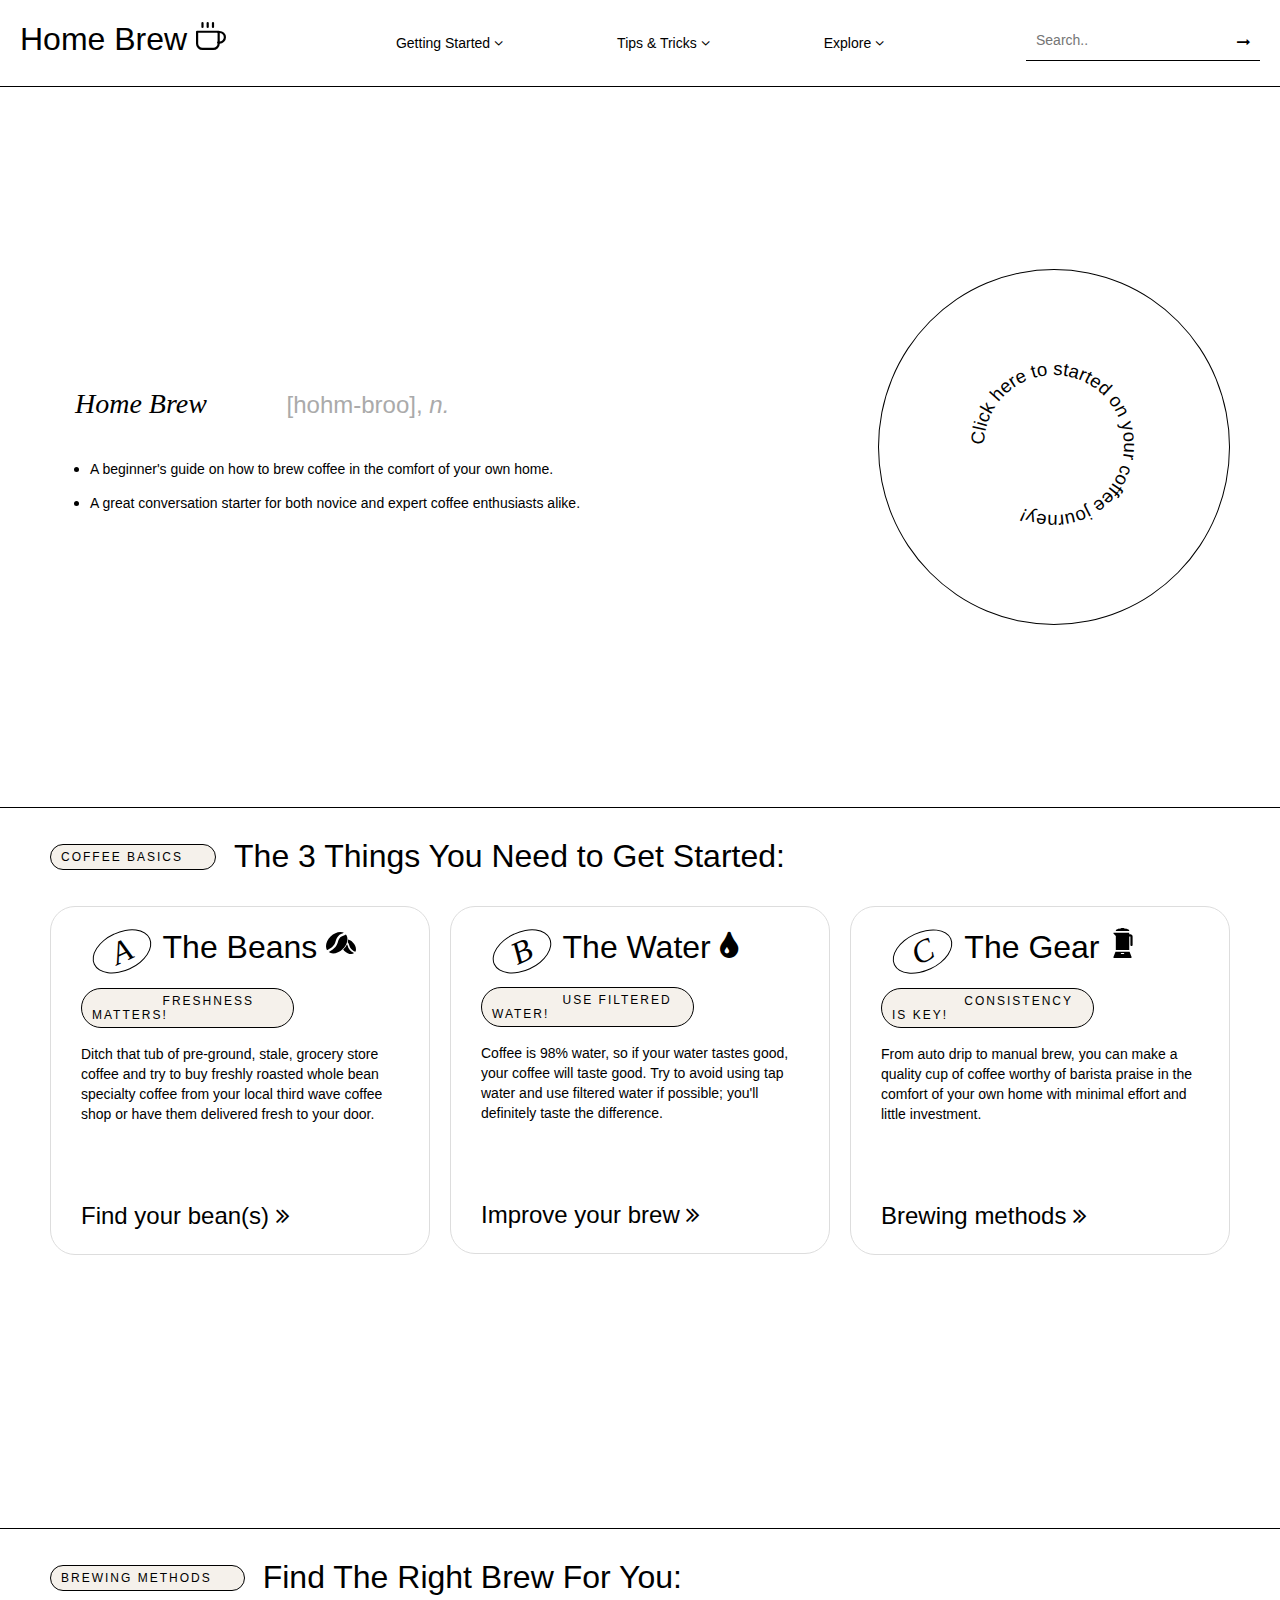
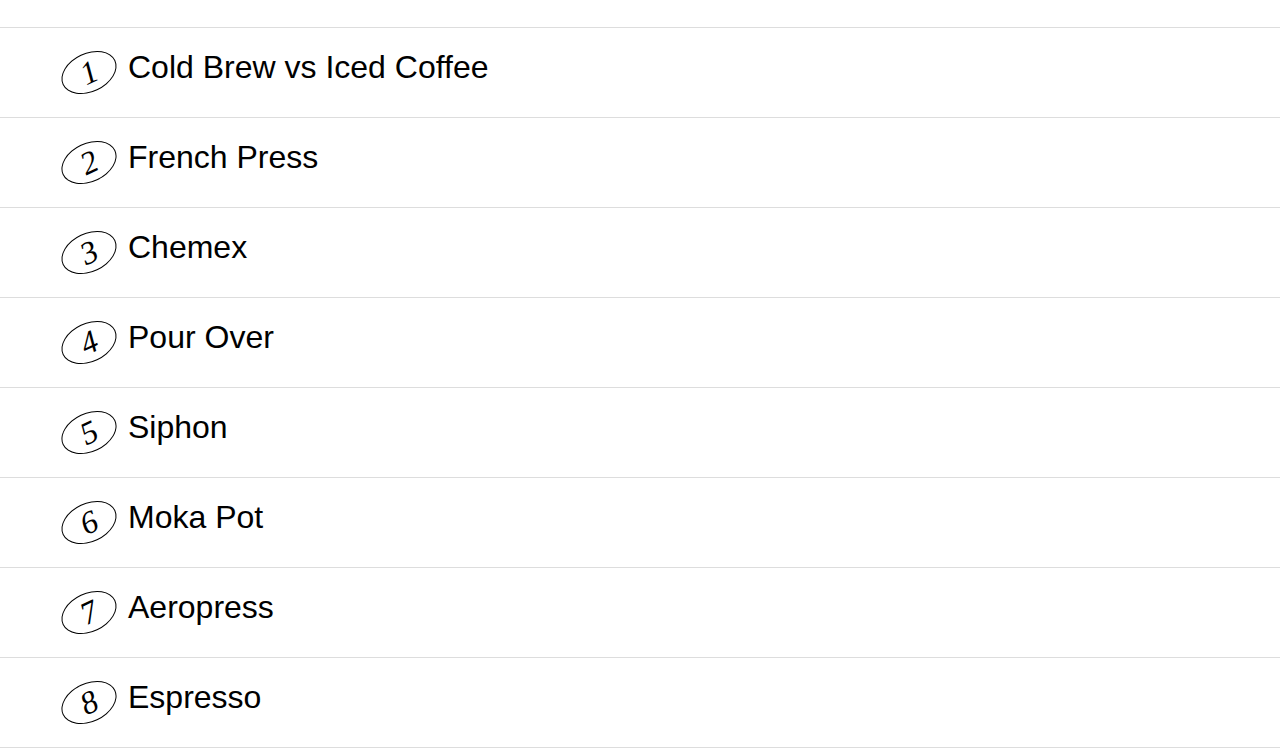
<file: index.html>
<!DOCTYPE html>
<html lang="en">
<head>
    <meta charset="UTF-8">
    <meta name="viewport" content="width=device-width, initial-scale=1.0">

    <link rel="stylesheet" href="https://cdnjs.cloudflare.com/ajax/libs/font-awesome/4.7.0/css/font-awesome.min.css">
    <link rel="stylesheet" href="css/style.css">

    <title>Home Brew</title>
</head>
<body>

<div id="navbar">
    <h1><a href="#home">Home Brew <img src="images/cup.svg"></a></h1>
    <div class="navigation">
        <div class="dropdown">
            <button class="dropbtn">Getting Started
            <i class="fa fa-angle-down" aria-hidden="true"></i>
            </button>
            <div class="dropdown-content">
                <a href="#">Coffee Basics</a>
                <a href="#">Brewing Guides</a>
            </div>
        </div> 

        <div class="dropdown">
            <button class="dropbtn">Tips & Tricks
            <i class="fa fa-angle-down" aria-hidden="true"></i>
            </button>
            <div class="dropdown-content">
                <a href="#">Perfecting Your Brew</a>
                <a href="#">Latte Art at Home</a>
            </div>
        </div> 

        <div class="dropdown">
            <button class="dropbtn">Explore
            <i class="fa fa-angle-down" aria-hidden="true"></i>
            </button>
            <div class="dropdown-content">
                <a href="#">Coffee Finder</a>
                <a href="#">Community Shop</a>
                <a href="#">Events</a>
                <a href="#">Blog</a>
            </div>
        </div> 
    </div>

    <div class="search">
        <form action="/action_page.php">
            <input type="text" placeholder="Search.." name="search">
            <button type="submit"><i class="fa fa-long-arrow-right" aria-hidden="true"></i></button>
        </form>
    </div>

    <div id="mydiv">
        <div id="mydivheader"></div>
        <div id="dropDown">
            <h3>Coffee Basics <i class="fa fa-angle-double-right" aria-hidden="true"></i></h3>
            <h3>Brewing Guides <i class="fa fa-angle-double-right" aria-hidden="true"></i></h3>
            <h3>Perfecting Your Brew <i class="fa fa-angle-double-right" aria-hidden="true"></i></h3>
            <h3>Latte Art at Home <i class="fa fa-angle-double-right" aria-hidden="true"></i></h3>
            <h3>Coffee Finder <i class="fa fa-angle-double-right" aria-hidden="true"></i></h3>
            <h3>Community Shop <i class="fa fa-angle-double-right" aria-hidden="true"></i></h3>
            <h3>Events <i class="fa fa-angle-double-right" aria-hidden="true"></i></h3>
            <h3>Blog <i class="fa fa-angle-double-right" aria-hidden="true"></i></h3>
        </div>
    </div>

    <!-- <div class="searchBar">
        <form action="#" id="searchForm">
        <h1>What are you looking for?</h1>
          <input class="w3-input w3-border" type="text" placeholder="Find something.." required name="Message">
          <button class="w3-button w3-black w3-section w3-right" type="submit"><i class="fa fa-search"></i></button>
        </form>
      </div> -->
</div>


<!-- Hero -->

<section id="hero">
    <div class="heroGrid">
        <div class="text1">
            <h2>Home Brew</h2>
        </div>

        <div class="text2">
            <h3>[hohm-broo], <i>n.</i></h3>
        </div>

        <div class="text3">
            <ul>
                <li><p>A beginner's guide on how to brew coffee in the comfort of your own home.</p></li>
                <li><p>A great conversation starter for both novice and expert coffee enthusiasts alike.</p></li>
            </ul>
        </div>

         <div class="circle">
            <svg version="1.1" xmlns="http://www.w3.org/2000/svg" xmlns:xlink="http://www.w3.org/1999/xlink" x="0px" y="0px" viewBox="0 0 300 300" enable-background="new 0 0 300 300" xml:space="preserve">
                <defs>
                    <path id="circlePath" d="M 150, 150 m -60, 0 a 60,60 0 0,1 120,0 a 60,60 0 0,1 -120,0 "/>
                </defs>
                <circle cx="150" cy="100" r="75" fill="none"/>
                <g>
                    <use xlink:href="#circlePath" fill="none"/>
                    <text fill="#000">
                        <textPath xlink:href="#circlePath">Click here to started on your coffee journey!</textPath>
                    </text>
                </g>
            </svg>
        </div>
    </div>
</section>

<!-- coffee basics -->

<section id="coffeeBasics">
    <div class="flexGrid1">
        <a href="#"><h4>COFFEE BASICS</h4></a>
        <h1>The 3 Things You Need to Get Started:</h1>
    </div>
    <div class="flexGrid2">
        <div class="beans">
            <span class="number">A</span> <h1>The Beans <img src="images/bean.svg"></h1> <h4>FRESHNESS MATTERS!</h4>
            <p>Ditch that tub of pre-ground, stale, grocery store coffee and try to buy freshly roasted whole bean specialty coffee from your local third wave coffee shop or have them delivered fresh to your door. 
            <br>
            <div class="basicsLinks"><a href="#"><h3>Find your bean(s) <i class="fa fa-angle-double-right" aria-hidden="true"></i></h3></a></div>
            </div>
        <div class="water">
            <span class="number">B</span> <h1>The Water <i class="fa fa-tint" aria-hidden="true"></i></h1>
            <h4>USE FILTERED WATER!</h4>
            <p>Coffee is 98% water, so if your water tastes good, your coffee will taste good. Try to avoid using tap water and use filtered water if possible; you'll definitely taste the difference.</p>
            <div class="basicsLinks"><a href="#"><h3>Improve your brew <i class="fa fa-angle-double-right" aria-hidden="true"></i></h3></a></div>
        </div>
        <div class="grind">
            <span class="number">C</span> <h1>The Gear <img src="images/gear.svg"></h1> <h4>CONSISTENCY IS KEY!</h4>
            <p>From auto drip to manual brew, you can make a quality cup of coffee worthy of barista praise in the comfort of your own home with minimal effort and little investment. </p>
            <div class="basicsLinks"><a href="#"><h3>Brewing methods <i class="fa fa-angle-double-right" aria-hidden="true"></i></h3></a></div>
        </div>
    </div>
</section>

<!-- Brewing guides -->

<section id="brewingGuides">
    <div class="flexGrid1">
        <a href="#"><h4>BREWING METHODS</h4></a>
        <h1>Find The Right Brew For You:</h1>
    </div>
    <div class="flexGrid3">
        <div class="flexLinks coldbrew">
            <a href="#"><span class="number">1</span> <h1>Cold Brew vs Iced Coffee</h1></a>
        </div>
        <div class="flexLinks frenchPress">
            <span class="number">2</span> <h1>French Press</h1>
        </div>
        <div class="flexLinks chemex">
            <span class="number">3</span><h1>Chemex</h1>
        </div>
        <div class="flexLinks pourover">
            <span class="number">4</span><h1>Pour Over</h1>
        </div>
        <div class="flexLinks siphon">
            <span class="number">5</span><h1>Siphon</h1>
        </div>
        <div class="flexLinks mokapot">
            <span class="number">6</span><h1>Moka Pot</h1>
        </div>
        <div class="flexLinks aeropress">
            <span class="number">7</span><h1>Aeropress</h1>
        </div>
        <div class="flexLinks espresso">
            <span class="number">8</span><h1>Espresso</h1>
        </div>
    </div>
</section>

<script src="https://ajax.googleapis.com/ajax/libs/jquery/3.5.1/jquery.min.js"></script>
<script src="js/index.js"></script>
</body>
</html>
</file>
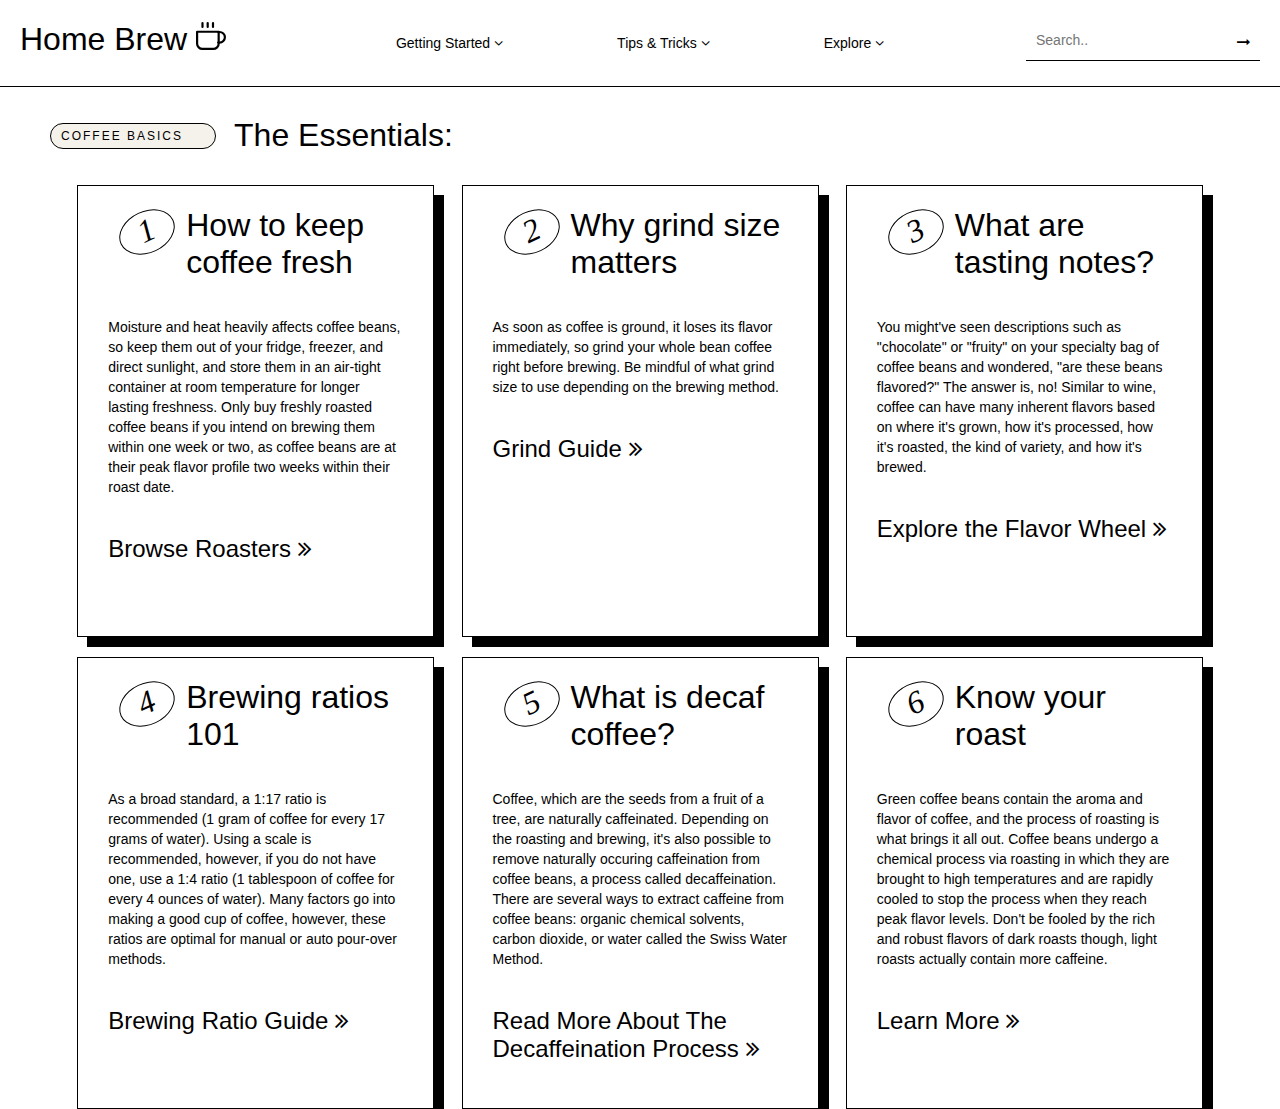
<file: basics.html>
<!DOCTYPE html>
<html lang="en">
<head>
    <meta charset="UTF-8">
    <meta name="viewport" content="width=device-width, initial-scale=1.0">

    <link rel="stylesheet" href="https://cdnjs.cloudflare.com/ajax/libs/font-awesome/4.7.0/css/font-awesome.min.css">
    <link rel="stylesheet" href="css/basics.css">

    <title>Home Brew</title>
</head>
<body>

<div id="navbar">
    <h1><a href="index.html">Home Brew <img src="images/cup.svg"></a></h1>
    <div class="navigation">
        <div class="dropdown">
            <button class="dropbtn">Getting Started
            <i class="fa fa-angle-down" aria-hidden="true"></i>
            </button>
            <div class="dropdown-content">
                <a href="basics.html">Coffee Basics</a>
                <a href="#">Brewing Guides</a>
            </div>
        </div> 

        <div class="dropdown">
            <button class="dropbtn">Tips & Tricks
            <i class="fa fa-angle-down" aria-hidden="true"></i>
            </button>
            <div class="dropdown-content">
                <a href="improve.html">Perfecting Your Brew</a>
                <a href="#">Latte Art at Home</a>
            </div>
        </div> 

        <div class="dropdown">
            <button class="dropbtn">Explore
            <i class="fa fa-angle-down" aria-hidden="true"></i>
            </button>
            <div class="dropdown-content">
                <a href="#">Coffee Finder</a>
                <a href="#">Community Shop</a>
                <a href="#">Events</a>
                <a href="#">Blog</a>
            </div>
        </div> 
    </div>

    <div class="search">
        <form action="/action_page.php">
            <input type="text" placeholder="Search.." name="search">
            <button type="submit"><i class="fa fa-long-arrow-right" aria-hidden="true"></i></button>
        </form>
    </div>

    <div id="mydiv">
        <div id="mydivheader"></div>
        <div id="dropDown">
            <a href="basics.html"><h3>Coffee Basics <i class="fa fa-angle-double-right" aria-hidden="true"></i></h3></a>
            <h3>Brewing Guides <i class="fa fa-angle-double-right" aria-hidden="true"></i></h3>
            <a href="improve.html"><h3>Perfecting Your Brew <i class="fa fa-angle-double-right" aria-hidden="true"></i></h3></a>
            <h3>Latte Art at Home <i class="fa fa-angle-double-right" aria-hidden="true"></i></h3>
            <h3>Coffee Finder <i class="fa fa-angle-double-right" aria-hidden="true"></i></h3>
            <h3>Community Shop <i class="fa fa-angle-double-right" aria-hidden="true"></i></h3>
            <h3>Events <i class="fa fa-angle-double-right" aria-hidden="true"></i></h3>
            <h3>Blog <i class="fa fa-angle-double-right" aria-hidden="true"></i></h3>
        </div>
    </div>

</div>

<!-- coffee basics -->

<div class="flexGrid1">
        <a href="#"><h4>COFFEE BASICS</h4></a>
        <h1>The Essentials:</h1>
</div>

<section id="flexGrid2">
    <div class="card">
        <div class="flexTitle"><span class="number">1</span> <h1>How to keep coffee fresh</h1></div>
        <p>
        Moisture and heat heavily affects coffee beans, so keep them out of your fridge, freezer, and direct sunlight, and store them in an air-tight container at room temperature for longer lasting freshness. Only buy freshly roasted coffee beans if you intend on brewing them within one week or two, as coffee beans are at their peak flavor profile two weeks within their roast date.
        </p>
        <div class="basicsLinks"><h3><a href="https://www.homegrounds.co/coffee-grind-chart/" target="_blank">Browse Roasters <i class="fa fa-angle-double-right" aria-hidden="true"></i></a></h3></div>
    </div>
    <div class="card">
        <div class="flexTitle"><span class="number">2</span> <h1>Why grind size matters</h1></div>
        <p>As soon as coffee is ground, it loses its flavor immediately, so grind your whole bean coffee right before brewing. Be mindful of what grind size to use depending on the brewing method.</p>
        <div class="basicsLinks"><h3><a href="https://www.homegrounds.co/coffee-grind-chart/" target="_blank">Grind Guide <i class="fa fa-angle-double-right" aria-hidden="true"></i></a></h3></div>
    </div>
    <div class="card">
        <div class="flexTitle"><span class="number">3</span> <h1>What are tasting notes?</h1></div>
        <p>You might've seen descriptions such as "chocolate" or "fruity" on your specialty bag of coffee beans and wondered, "are these beans flavored?" The answer is, no! Similar to wine, coffee can have many inherent flavors based on where it's grown, how it's processed, how it's roasted, the kind of variety, and how it's brewed. </p>
        <div class="basicsLinks"><h3><a href="https://counterculturecoffee.com/learn/resource-center/coffee-tasters-flavor-wheel" target="_blank">Explore the Flavor Wheel <i class="fa fa-angle-double-right" aria-hidden="true"></i></a></h3></div>
    </div>
    <div class="card">
        <div class="flexTitle"><span class="number">4</span> <h1>Brewing ratios 101</h1></div>
        <p>As a broad standard, a 1:17 ratio is recommended (1 gram of coffee for every 17 grams of water). Using a scale is recommended, however, if you do not have one, use a 1:4 ratio (1 tablespoon of coffee for every 4 ounces of water). Many factors go into making a good cup of coffee, however, these ratios are optimal for manual or auto pour-over methods.</p>
        <div class="basicsLinks"><h3><a href="https://counterculturecoffee.com/blog/coffee-basics-brewing-ratios" target="_blank">Brewing Ratio Guide <i class="fa fa-angle-double-right" aria-hidden="true"></i></a></h3></div>
        <br>
    </div>
    <div class="card">
        <div class="flexTitle"><span class="number">5</span> <h1>What is decaf coffee?</h1></div>
        <p>Coffee, which are the seeds from a fruit of a tree, are naturally caffeinated. Depending on the roasting and brewing, it's also possible to remove naturally occuring caffeination from coffee beans, a process called decaffeination. There are several ways to extract caffeine from coffee beans: organic chemical solvents, carbon dioxide, or water called the Swiss Water Method.</p>
        <div class="basicsLinks"><h3><a href="https://counterculturecoffee.com/blog/coffee-basics-decaf-coffees-and-the-decaffeination-process" target="_blank">Read More About The Decaffeination Process <i class="fa fa-angle-double-right" aria-hidden="true"></i></a></h3></div>
    </div>
    <div class="card">
        <div class="flexTitle"><span class="number">6</span> <h1>Know your roast</h1></div>
        <p>Green coffee beans contain the aroma and flavor of coffee, and the process of roasting is what brings it all out. Coffee beans undergo a chemical process via roasting in which they are brought to high temperatures and are rapidly cooled to stop the process when they reach peak flavor levels. Don't be fooled by the rich and robust flavors of dark roasts though, light roasts actually contain more caffeine.</p>
        <div class="basicsLinks"><h3><a href="https://www.kickinghorsecoffee.com/en/blog/roasting-101" target="_blank">Learn More <i class="fa fa-angle-double-right" aria-hidden="true"></i></a></h3></div>
    </div>
</section>

<script src="https://ajax.googleapis.com/ajax/libs/jquery/3.5.1/jquery.min.js"></script>
<script src="js/index.js"></script>
</body>
</html>
</file>
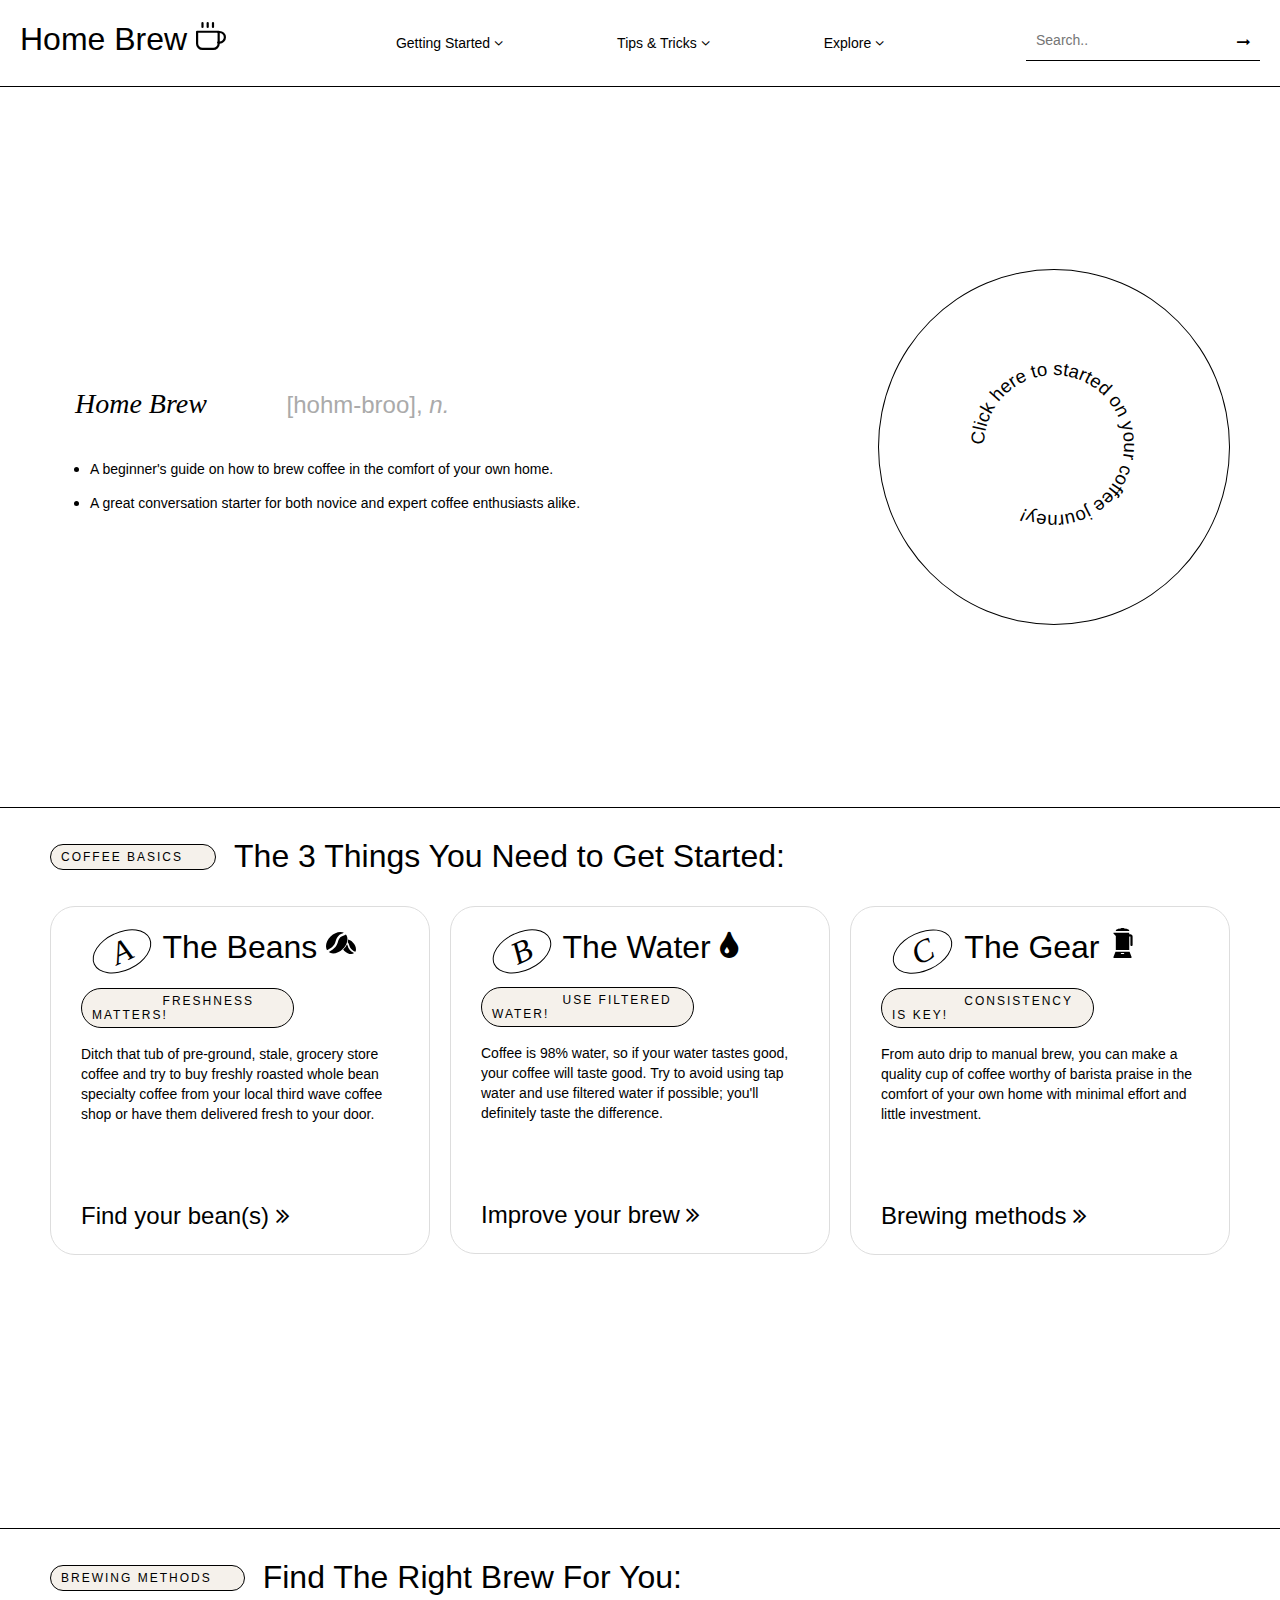
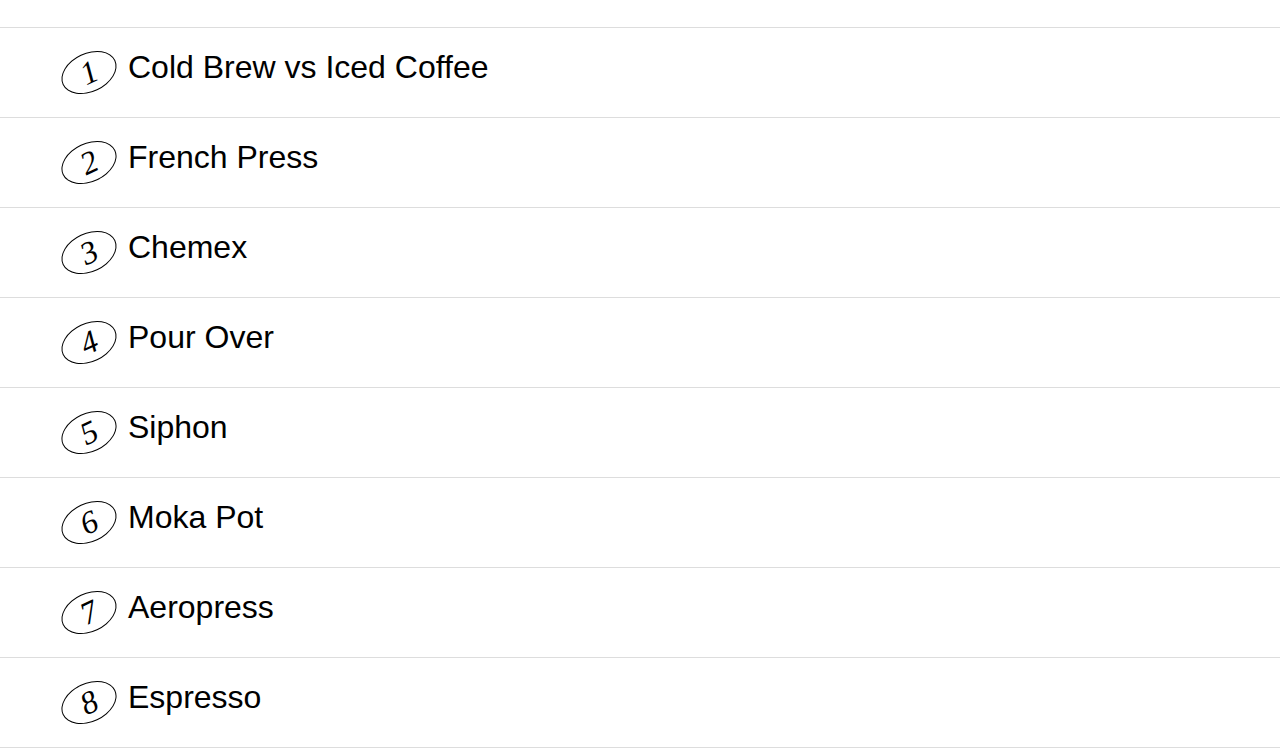
<file: find.html>
<!DOCTYPE html>
<html lang="en">
<head>
    <meta charset="UTF-8">
    <meta name="viewport" content="width=device-width, initial-scale=1.0">

    <link rel="stylesheet" href="https://cdnjs.cloudflare.com/ajax/libs/font-awesome/4.7.0/css/font-awesome.min.css">
    <link rel="stylesheet" href="css/style.css">

    <title>Home Brew</title>
</head>
<body>

<div id="navbar">
    <h1><a href="index.html">Home Brew <img src="images/cup.svg"></a></h1>
    <div class="navigation">
        <div class="dropdown">
            <button class="dropbtn">Getting Started
            <i class="fa fa-angle-down" aria-hidden="true"></i>
            </button>
            <div class="dropdown-content">
                <a href="basics.html">Coffee Basics</a>
                <a href="#">Brewing Guides</a>
            </div>
        </div> 

        <div class="dropdown">
            <button class="dropbtn">Tips & Tricks
            <i class="fa fa-angle-down" aria-hidden="true"></i>
            </button>
            <div class="dropdown-content">
                <a href="#">Perfecting Your Brew</a>
                <a href="#">Latte Art at Home</a>
            </div>
        </div> 

        <div class="dropdown">
            <button class="dropbtn">Explore
            <i class="fa fa-angle-down" aria-hidden="true"></i>
            </button>
            <div class="dropdown-content">
                <a href="#">Coffee Finder</a>
                <a href="#">Community Shop</a>
                <a href="#">Events</a>
                <a href="#">Blog</a>
            </div>
        </div> 
    </div>

    <div class="search">
        <form action="/action_page.php">
            <input type="text" placeholder="Search.." name="search">
            <button type="submit"><i class="fa fa-long-arrow-right" aria-hidden="true"></i></button>
        </form>
    </div>

    <div id="mydiv">
        <div id="mydivheader"></div>
        <div id="dropDown">
            <a href="basics.html"><h3>Coffee Basics <i class="fa fa-angle-double-right" aria-hidden="true"></i></h3></a>
            <h3>Brewing Guides <i class="fa fa-angle-double-right" aria-hidden="true"></i></h3>
            <h3>Perfecting Your Brew <i class="fa fa-angle-double-right" aria-hidden="true"></i></h3>
            <h3>Latte Art at Home <i class="fa fa-angle-double-right" aria-hidden="true"></i></h3>
            <h3>Coffee Finder <i class="fa fa-angle-double-right" aria-hidden="true"></i></h3>
            <h3>Community Shop <i class="fa fa-angle-double-right" aria-hidden="true"></i></h3>
            <h3>Events <i class="fa fa-angle-double-right" aria-hidden="true"></i></h3>
            <h3>Blog <i class="fa fa-angle-double-right" aria-hidden="true"></i></h3>
        </div>
    </div>

</div>


<!-- Hero -->

<section id="hero">
    <div class="heroGrid">
        <div class="text1">
            <h2>Home Brew</h2>
        </div>

        <div class="text2">
            <h3>[hohm-broo], <i>n.</i></h3>
        </div>

        <div class="text3">
            <ul>
                <li><p>A beginner's guide on how to brew coffee in the comfort of your own home.</p></li>
                <li><p>A great conversation starter for both novice and expert coffee enthusiasts alike.</p></li>
            </ul>
        </div>

         <div class="circle">
            <svg version="1.1" xmlns="http://www.w3.org/2000/svg" xmlns:xlink="http://www.w3.org/1999/xlink" x="0px" y="0px" viewBox="0 0 300 300" enable-background="new 0 0 300 300" xml:space="preserve">
                <defs>
                    <path id="circlePath" d="M 150, 150 m -60, 0 a 60,60 0 0,1 120,0 a 60,60 0 0,1 -120,0 "/>
                </defs>
                <circle cx="150" cy="100" r="75" fill="none"/>
                <g>
                    <use xlink:href="#circlePath" fill="none"/>
                    <text fill="#000">
                        <textPath xlink:href="#circlePath"><a href="#coffeeBasics">Click here to started on your coffee journey!</a></textPath>
                    </text>
                </g>
            </svg>
            </div>
    </div>
</section>

<!-- coffee basics -->

<section id="coffeeBasics">
    <div class="flexGrid1">
        <a href="#"><h4>COFFEE BASICS</h4></a>
        <h1>The 3 Things You Need to Get Started:</h1>
    </div>
    <div class="flexGrid2">
        <div class="beans">
            <span class="number">A</span> <h1>The Beans <img src="images/bean.svg"></h1> <h4>FRESHNESS MATTERS!</h4>
            <p>Ditch that tub of pre-ground, stale, grocery store coffee and try to buy freshly roasted whole bean specialty coffee from your local third wave coffee shop or have them delivered fresh to your door. 
            <br>
            <div class="basicsLinks"><a href="#"><h3>Find your bean(s) <i class="fa fa-angle-double-right" aria-hidden="true"></i></h3></a></div>
            </div>
        <div class="water">
            <span class="number">B</span> <h1>The Water <i class="fa fa-tint" aria-hidden="true"></i></h1>
            <h4>USE FILTERED WATER!</h4>
            <p>Coffee is 98% water, so if your water tastes good, your coffee will taste good. Try to avoid using tap water and use filtered water if possible; you'll definitely taste the difference.</p>
            <div class="basicsLinks"><a href="#"><h3>Improve your brew <i class="fa fa-angle-double-right" aria-hidden="true"></i></h3></a></div>
        </div>
        <div class="grind">
            <span class="number">C</span> <h1>The Gear <img src="images/gear.svg"></h1> <h4>CONSISTENCY IS KEY!</h4>
            <p>From auto drip to manual brew, you can make a quality cup of coffee worthy of barista praise in the comfort of your own home with minimal effort and little investment. </p>
            <div class="basicsLinks"><a href="#"><h3>Brewing methods <i class="fa fa-angle-double-right" aria-hidden="true"></i></h3></a></div>
        </div>
    </div>
</section>

<!-- Brewing guides -->

<section id="brewingGuides">
    <div class="flexGrid1">
        <a href="#"><h4>BREWING METHODS</h4></a>
        <h1>Find The Right Brew For You:</h1>
    </div>
    <div class="flexGrid3">
        <div class="flexLinks coldbrew">
            <a href="#"><span class="number">1</span> <h1>Cold Brew vs Iced Coffee</h1></a>
        </div>
        <div class="flexLinks frenchPress">
            <span class="number">2</span> <h1>French Press</h1>
        </div>
        <div class="flexLinks chemex">
            <span class="number">3</span><h1>Chemex</h1>
        </div>
        <div class="flexLinks pourover">
            <span class="number">4</span><h1>Pour Over</h1>
        </div>
        <div class="flexLinks siphon">
            <span class="number">5</span><h1>Siphon</h1>
        </div>
        <div class="flexLinks mokapot">
            <span class="number">6</span><h1>Moka Pot</h1>
        </div>
        <div class="flexLinks aeropress">
            <span class="number">7</span><h1>Aeropress</h1>
        </div>
        <div class="flexLinks espresso">
            <span class="number">8</span><h1>Espresso</h1>
        </div>
    </div>
</section>

<script src="https://ajax.googleapis.com/ajax/libs/jquery/3.5.1/jquery.min.js"></script>
<script src="js/index.js"></script>
</body>
</html>
</file>
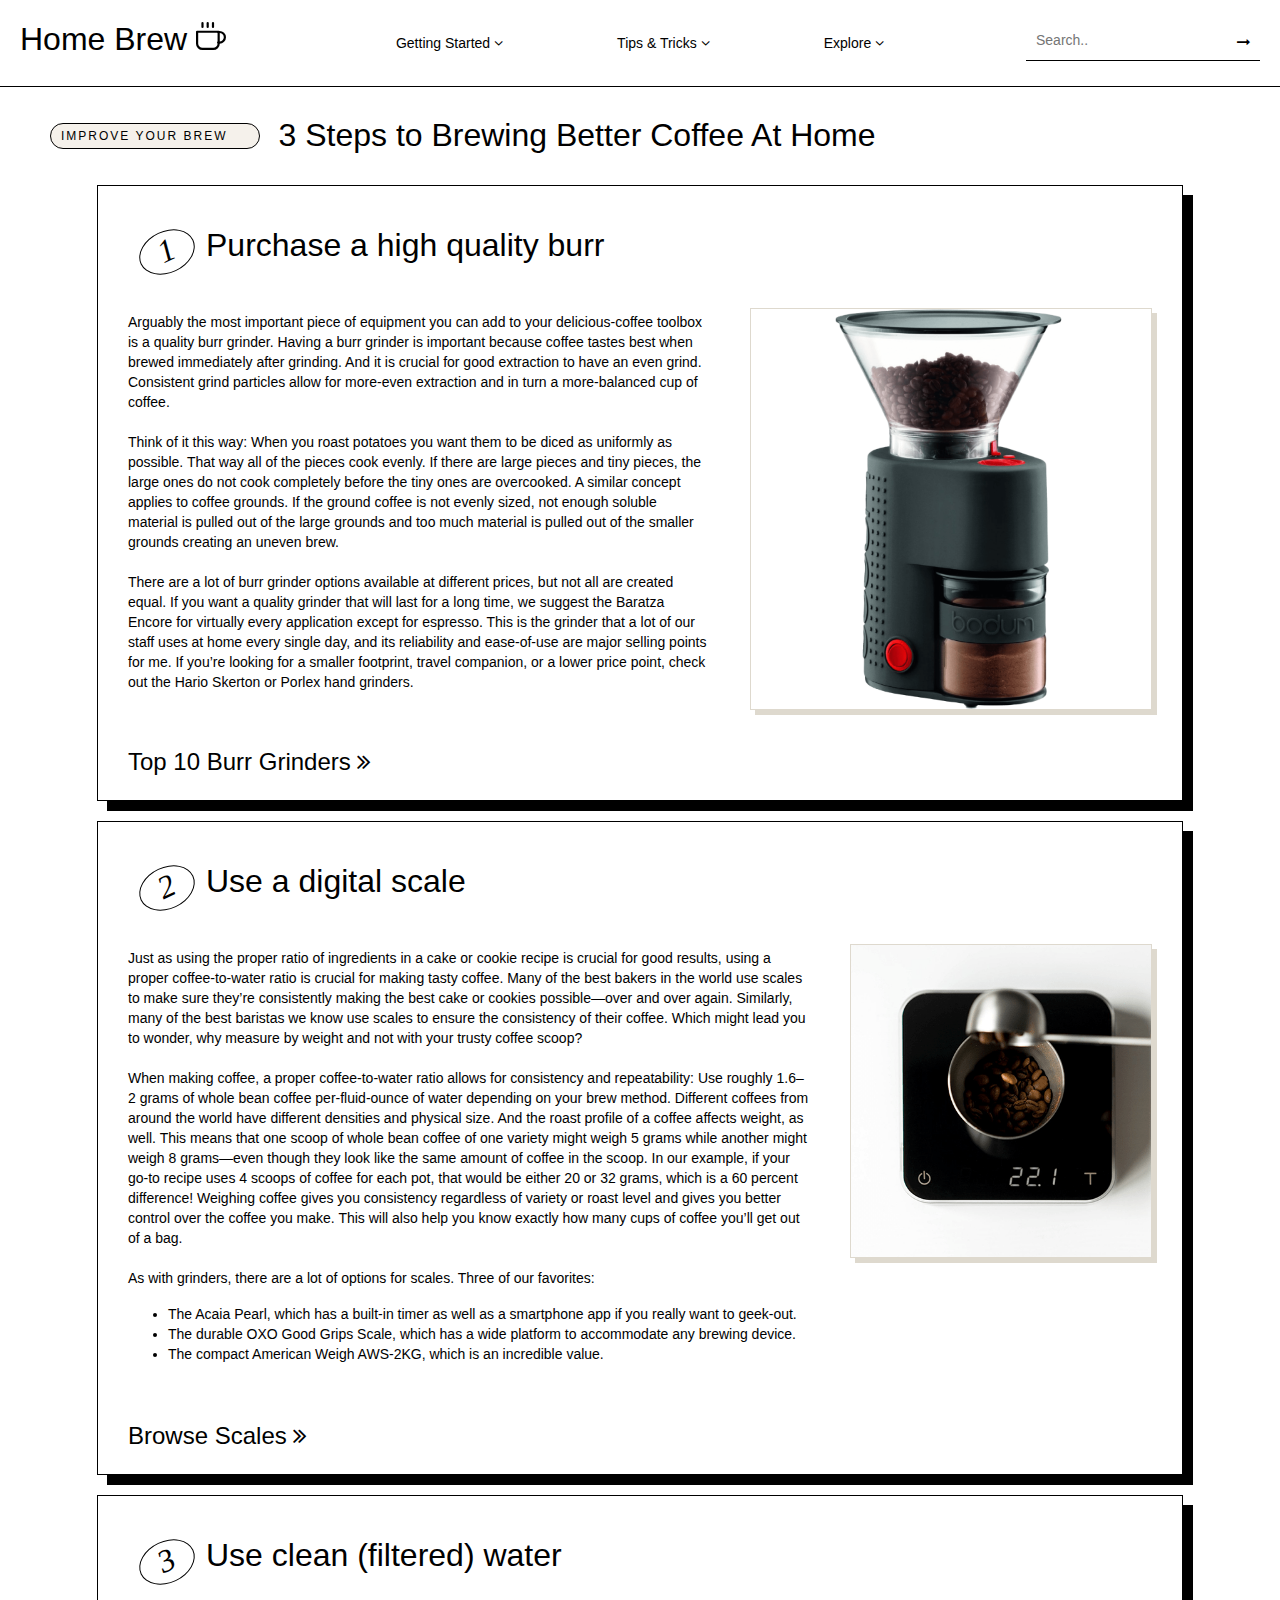
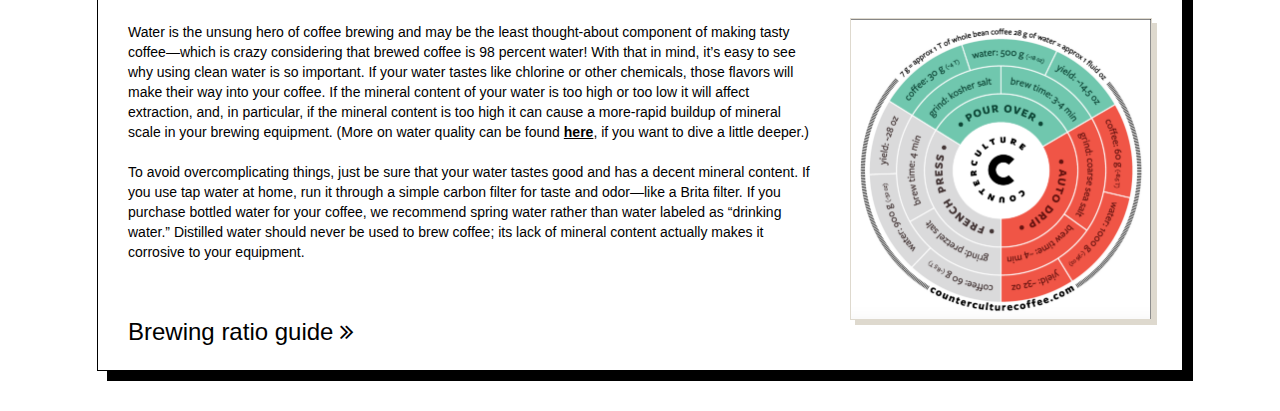
<file: improve.html>
<!DOCTYPE html>
<html lang="en">
<head>
    <meta charset="UTF-8">
    <meta name="viewport" content="width=device-width, initial-scale=1.0">

    <link rel="stylesheet" href="https://cdnjs.cloudflare.com/ajax/libs/font-awesome/4.7.0/css/font-awesome.min.css">
    <link rel="stylesheet" href="css/improve.css">

    <title>Home Brew</title>
</head>
<body>

<div id="navbar">
    <h1><a href="index.html">Home Brew <img src="images/cup.svg"></a></h1>
    <div class="navigation">
        <div class="dropdown">
            <button class="dropbtn">Getting Started
            <i class="fa fa-angle-down" aria-hidden="true"></i>
            </button>
            <div class="dropdown-content">
                <a href="basics.html">Coffee Basics</a>
                <a href="#">Brewing Guides</a>
            </div>
        </div> 

        <div class="dropdown">
            <button class="dropbtn">Tips & Tricks
            <i class="fa fa-angle-down" aria-hidden="true"></i>
            </button>
            <div class="dropdown-content">
                <a href="#">Perfecting Your Brew</a>
                <a href="#">Latte Art at Home</a>
            </div>
        </div> 

        <div class="dropdown">
            <button class="dropbtn">Explore
            <i class="fa fa-angle-down" aria-hidden="true"></i>
            </button>
            <div class="dropdown-content">
                <a href="#">Coffee Finder</a>
                <a href="#">Community Shop</a>
                <a href="#">Events</a>
                <a href="#">Blog</a>
            </div>
        </div> 
    </div>

    <div class="search">
        <form action="/action_page.php">
            <input type="text" placeholder="Search.." name="search">
            <button type="submit"><i class="fa fa-long-arrow-right" aria-hidden="true"></i></button>
        </form>
    </div>

    <div id="mydiv">
        <div id="mydivheader"></div>
        <div id="dropDown">
            <a href="basics.html"><h3>Coffee Basics <i class="fa fa-angle-double-right" aria-hidden="true"></i></h3></a>
            <h3>Brewing Guides <i class="fa fa-angle-double-right" aria-hidden="true"></i></h3>
            <h3>Perfecting Your Brew <i class="fa fa-angle-double-right" aria-hidden="true"></i></h3>
            <h3>Latte Art at Home <i class="fa fa-angle-double-right" aria-hidden="true"></i></h3>
            <h3>Coffee Finder <i class="fa fa-angle-double-right" aria-hidden="true"></i></h3>
            <h3>Community Shop <i class="fa fa-angle-double-right" aria-hidden="true"></i></h3>
            <h3>Events <i class="fa fa-angle-double-right" aria-hidden="true"></i></h3>
            <h3>Blog <i class="fa fa-angle-double-right" aria-hidden="true"></i></h3>
        </div>
    </div>

</div>

<div class="flexGrid1">
    <a href="#"><h4>IMPROVE YOUR BREW</h4></a>
    <h1>3 Steps to Brewing Better Coffee At Home</h1>
</div>

<div class="flexGrid2">
    <div class="card">
        <div class="flexTitle"><span class="number">1</span> <h1>Purchase a high quality burr</h1></div>
        <img src="images/grinder.png" alt="Bodum Burr Coffee Grinder" width="400">
        <p>Arguably the most important piece of equipment you can add to your delicious-coffee toolbox is a quality burr grinder. Having a burr grinder is important because coffee tastes best when brewed immediately after grinding. And it is crucial for good extraction to have an even grind. Consistent grind particles allow for more-even extraction and in turn a more-balanced cup of coffee.
        <br><br>
        Think of it this way: When you roast potatoes you want them to be diced as uniformly as possible. That way all of the pieces cook evenly. If there are large pieces and tiny pieces, the large ones do not cook completely before the tiny ones are overcooked. A similar concept applies to coffee grounds. If the ground coffee is not evenly sized, not enough soluble material is pulled out of the large grounds and too much material is pulled out of the smaller grounds creating an uneven brew.
        <br><br>
        There are a lot of burr grinder options available at different prices, but not all are created equal. If you want a quality grinder that will last for a long time, we suggest the Baratza Encore for virtually every application except for espresso. This is the grinder that a lot of our staff uses at home every single day, and its reliability and ease-of-use are major selling points for me. If you’re looking for a smaller footprint, travel companion, or a lower price point, check out the Hario Skerton or Porlex hand grinders.</p> 
        <br>
        <div class="basicsLinks"><a href="#"><h3>Top 10 Burr Grinders <i class="fa fa-angle-double-right" aria-hidden="true"></i></h3></a></div>
        </div>
    <div class="card">
        <div class="flexTitle"><span class="number">2</span> <h1>Use a digital scale</h1></div>
        <img src="images/scale.png" alt="Acaia Scale" width="300">
        <p>Just as using the proper ratio of ingredients in a cake or cookie recipe is crucial for good results, using a proper coffee-to-water ratio is crucial for making tasty coffee. Many of the best bakers in the world use scales to make sure they’re consistently making the best cake or cookies possible—over and over again. Similarly, many of the best baristas we know use scales to ensure the consistency of their coffee. Which might lead you to wonder, why measure by weight and not with your trusty coffee scoop?
        <br><br>
        When making coffee, a proper coffee-to-water ratio allows for consistency and repeatability: Use roughly 1.6–2 grams of whole bean coffee per-fluid-ounce of water depending on your brew method. Different coffees from around the world have different densities and physical size. And the roast profile of a coffee affects weight, as well. This means that one scoop of whole bean coffee of one variety might weigh 5 grams while another might weigh 8 grams—even though they look like the same amount of coffee in the scoop. In our example, if your go-to recipe uses 4 scoops of coffee for each pot, that would be either 20 or 32 grams, which is a 60 percent difference! Weighing coffee gives you consistency regardless of variety or roast level and gives you better control over the coffee you make. This will also help you know exactly how many cups of coffee you’ll get out of a bag.
        <br><br>
        As with grinders, there are a lot of options for scales. Three of our favorites:
        <ul>   
            <li>The Acaia Pearl, which has a built-in timer as well as a smartphone app if you really want to geek-out.</li>
            <li>The durable OXO Good Grips Scale, which has a wide platform to accommodate any brewing device.</li>
            <li>The compact American Weigh AWS-2KG, which is an incredible value.</li>
        </ul> 
        </p>
        <br>
        <div class="basicsLinks"><a href="#"><h3>Browse Scales <i class="fa fa-angle-double-right" aria-hidden="true"></i></h3></a></div>
    </div>
    <div class="card">
        <div class="flexTitle"><span class="number">3</span> <h1>Use clean (filtered) water</h1></div>
        <img src="images/ratio.png" alt="Coffee to water ratio" width="300">
        <p>Water is the unsung hero of coffee brewing and may be the least thought-about component of making tasty coffee—which is crazy considering that brewed coffee is 98 percent water! With that in mind, it’s easy to see why using clean water is so important. If your water tastes like chlorine or other chemicals, those flavors will make their way into your coffee. If the mineral content of your water is too high or too low it will affect extraction, and, in particular, if the mineral content is too high it can cause a more-rapid buildup of mineral scale in your brewing equipment. (More on water quality can be found <a href="https://www.youtube.com/watch?v=ZsZ-ux2bEp0" target="_blank">here</a>, if you want to dive a little deeper.)
        <br><br>
        To avoid overcomplicating things, just be sure that your water tastes good and has a decent mineral content. If you use tap water at home, run it through a simple carbon filter for taste and odor—like a Brita filter. If you purchase bottled water for your coffee, we recommend spring water rather than water labeled as “drinking water.” Distilled water should never be used to brew coffee; its lack of mineral content actually makes it corrosive to your equipment.</p>
        <br>
        <div class="basicsLinks"><a href="#"><h3>Brewing ratio guide <i class="fa fa-angle-double-right" aria-hidden="true"></i></h3></a></div>
    </div>
</div>

<script src="https://ajax.googleapis.com/ajax/libs/jquery/3.5.1/jquery.min.js"></script>
<script src="js/index.js"></script>
</body>
</html>
</file>
<file: css/style.css>
* {
    scroll-behavior: smooth !important;
}

body {
    font-family: "Helvetica Neue", Helvetica, Arial, sans-serif;
    cursor: crosshair;
    margin: 0 auto;
}

p {
    font-size: 14px;
    line-height: 20px;
}

h1 {
    font-weight: 400;
    font-size: 32px;
}

h2 {
    font-weight: 400;
    font-size: 28px;
    font-family: 'Times New Roman', Times, serif;
    font-style: italic;
}

h3 {
    font-weight: 300;
    font-size: 24px;
}

h4 {
    font-size: 12px;
    font-weight: 300;
    letter-spacing: 2px;
    border-radius: 25px;
    padding: 5px 10px;
    background: #f5f1eb;
    border: 1px solid black;
    width: 60%;
}

a {
    color: inherit;
    text-decoration: none;
}

a:hover {
    color: inherit;
    text-decoration: none;
    font-style: italic;
    font-weight: normal;
    font-family: 'Times New Roman', Times, serif;
    font-size: inherit;
    cursor: pointer;
}

/* navigation */

#navbar {
    overflow: hidden;
    display: flex;
    flex-direction: row;
    border-bottom: 1px solid black;
}

#navbar h1 {
    width: 25%;
    font-weight: 400;
    font-size: 32px;
    margin-left: 20px;
    position: sticky;
    position: -webkit-sticky;
}

h1 img {
    width: 30px;
}
  
#navbar a {
    color: black;
    text-decoration: none;
    cursor: pointer;
}

.navigation {
    display: flex;
    width: 60%;
    align-items: center;
    justify-content: space-evenly;}
  
.dropdown {
    float: left;
    overflow: hidden;
}
  
.dropdown .dropbtn {
    font-size: 14px;
    font-weight: 400;
    border: none;
    outline: none;
    color: black;
    padding: 35px 20px 35px 20px;
    background-color: inherit;
    font-family: inherit;
    margin: 0;
  }

.search {
    display: flex;
    justify-content: flex-end;
    align-items: center;
    width: 25%;
    margin-right: 20px;
}

#navbar input[type=text] {
    padding: 10px;
    font-size: 14px;
    border: none;
    border-bottom: 1px solid black !important;
    height: 20px;
  }
  
#navbar .search button {
    float: right;
    background: white;
    margin: 5px auto;
    border: none;
    border-bottom: 1px solid black;
    padding: 10px;
    cursor: pointer;
  }
  
#navbar .search button:hover {
    background: black;
    color: white;
}
  
.dropdown-content {
    font-size: 14px;
    display: none;
    position: absolute;
    background: white;
    border: 1px solid black;
    border-top: 1px solid white;
    min-width: 200px;
    z-index: 1;
  }
  
.dropdown-content a {
    float: none;
    padding: 12px 16px;
    text-decoration: none;
    border-bottom: 1px solid #ddd;
    padding: 20px;
    display: block;
    text-align: left;
  }
  
.dropdown-content a:hover {
    background-color: #ded9ce;
    font-family: 'Times New Roman', Times, serif;
    font-style: italic;
    font-weight: normal !important;
  }
  
.dropdown:hover .dropdown-content {
    display: block;
  }

#mydiv {
    position: fixed;
    right: 20px;
    z-index: 1;
    margin: 20px;
    border: none;
    display: none;
}

#mydivheader {
    padding: 5px;
    cursor: pointer;
    border-radius: 50%;
    width: 25px;
    height: 25px;
    background: #000000;
    text-align: center;
    float: right;
}

#mydivheader:hover {
    background: #ded9ce;
}

#dropDown {
    display: none;
    background: white;
    padding: 20px;
    border: 1px solid black;
}

#dropDown h3:hover {
    cursor: pointer;
    background: #f5f1eb;
}
  
section {
    height: 80vh;
}

.heroGrid {
    display: grid;
    grid-template-areas:
    "text1 text2 text4"
    "text3 text3 text4";
    height: 80vh;
    align-items: center;
    justify-content: flex-start;
    grid-template-columns: 2fr 5fr;
    margin-left: 50px;
}

.text1 {
    padding-left: 25px;
    grid-area: text1;
    align-self: flex-end;
}

.text2 {
    grid-area: text2;
    align-self: flex-end;
    color: #aaa;
}

.text3 {
    align-self: flex-start;
    grid-area: text3;
}

.circle { 
    grid-area: text4;
    border-radius: 50%;
    border: 1px solid black;
    margin-right: 50px;
    scroll-behavior: smooth;
}

.circle:hover {
    cursor: pointer;
    font-family: 'Times New Roman', Times, serif;
    font-style: italic;
    background: #ded9ce;
}
  
.circle text { 
    font-size: 16px; 
    font-weight: 400; 
}
  
.circle svg { 
    position: relative; 
    width: 350px; 
    height: 350px;
  
    -webkit-animation-name: rotate;
       -moz-animation-name: rotate;
        -ms-animation-name: rotate;
         -o-animation-name: rotate;
            animation-name: rotate;
    -webkit-animation-duration: 10s;
       -moz-animation-duration: 10s;
        -ms-animation-duration: 10s;
         -o-animation-duration: 10s;
            animation-duration: 10s;
    -webkit-animation-iteration-count: infinite;
       -moz-animation-iteration-count: infinite;
        -ms-animation-iteration-count: infinite;
         -o-animation-iteration-count: infinite;
            animation-iteration-count: infinite;
    -webkit-animation-timing-function: linear;
       -moz-animation-timing-function: linear;
        -ms-animation-timing-function: linear;
         -o-animation-timing-function: linear;
            animation-timing-function: linear;
  
}
  
@-webkit-keyframes rotate {
    from { -webkit-transform: rotate(360deg); }
    to { -webkit-transform: rotate(0); }
}
@-moz-keyframes rotate {
    from { -moz-transform: rotate(360deg); }
    to { -moz-transform: rotate(0); }
}
@-ms-keyframes rotate {
    from { -ms-transform: rotate(360deg); }
    to { -ms-transform: rotate(0); }
}
@-o-keyframes rotate {
    from { -o-transform: rotate(360deg); }
    to { -o-transform: rotate(0); }
}
@keyframes rotate {
    from { transform: rotate(360deg); }
    to { transform: rotate(0); }
}

/* coffee basics */

#coffeeBasics {
    border-top: 1px solid black;
}

.flexGrid1 {
    display: flex;
    margin: 20px 50px;
}

.flexGrid1 h4 {
    width: 100%;
}

.flexGrid1 h1 {
    margin: 10px 40px;
}

.flexGrid2 {
    display: flex;
    align-items: center;
    gap: 20px;
    margin: 20px 50px;
    justify-content: space-evenly;
}

.beans, .water, .grind {
    width: 33.3%;
    border: 1px solid #ddd;
    border-radius: 25px;
    padding: 0px 30px;
    height: 100%;
}

.basicsLinks {
    bottom: 0px;
    float: left;
    margin-top: 40px;
}


/* brewing guides */

#brewingGuides {
    border-top: 1px solid black;
}

.flexGrid3 {
    display: flex;
    flex-direction: column;
    border-top: 1px solid #ddd;
}

.flexLinks {
    margin-left: 0 auto;
    border-bottom: 1px solid #ddd;
    padding-left: 50px;
}

.flexLinks:hover {
    background: #ded9ce;
    font-family: 'Times New Roman', Times, serif;
    font-style: italic;
    cursor: pointer;
}

.number {
    font-family: 'Times New Roman', Times, serif;
    font-size: 32px;
    font-style: italic;
    border-radius: 50%;
    padding: 0px 20px;
    transform: rotate(-25deg);
    border: 1px solid black;
    float: left;
    margin: 25px 10px;

}
</file>
<file: css/basics.css>
html {
    scroll-behavior: smooth !important;
}

body {
    font-family: "Helvetica Neue", Helvetica, Arial, sans-serif;
    cursor: crosshair;
    margin: 0 auto;
}

p {
    font-size: 14px;
    line-height: 20px;
}

h1 {
    font-weight: 400;
    font-size: 32px;
}

h2 {
    font-weight: 400;
    font-size: 28px;
    font-family: 'Times New Roman', Times, serif;
    font-style: italic;
}

h3 {
    font-weight: 300;
    font-size: 24px;
}

h4 {
    font-size: 12px;
    font-weight: 300;
    letter-spacing: 2px;
    border-radius: 25px;
    padding: 5px 10px;
    background: #f5f1eb;
    border: 1px solid black;
    width: 60%;
}

a {
    color: inherit;
    text-decoration: none;
}

a:hover {
    color: inherit;
    text-decoration: none;
    font-style: italic;
    font-weight: normal;
    font-family: 'Times New Roman', Times, serif;
    font-size: inherit;
    cursor: pointer;
}

/* navigation */

#navbar {
    overflow: hidden;
    display: flex;
    flex-direction: row;
    border-bottom: 1px solid black;
}

#navbar h1 {
    width: 25%;
    font-weight: 400;
    font-size: 32px;
    margin-left: 20px;
    position: sticky;
    position: -webkit-sticky;
}

h1 img {
    width: 30px;
}
  
#navbar a {
    color: black;
    text-decoration: none;
    cursor: pointer;
}

.navigation {
    display: flex;
    width: 60%;
    align-items: center;
    justify-content: space-evenly;}
  
.dropdown {
    float: left;
    overflow: hidden;
}
  
.dropdown .dropbtn {
    font-size: 14px;
    font-weight: 400;
    border: none;
    outline: none;
    color: black;
    padding: 35px 20px 35px 20px;
    background-color: inherit;
    font-family: inherit;
    margin: 0;
  }

.search {
    display: flex;
    justify-content: flex-end;
    align-items: center;
    width: 25%;
    margin-right: 20px;
}

#navbar input[type=text] {
    padding: 10px;
    font-size: 14px;
    border: none;
    border-bottom: 1px solid black !important;
    height: 20px;
  }
  
#navbar .search button {
    float: right;
    background: white;
    margin: 5px auto;
    border: none;
    border-bottom: 1px solid black;
    padding: 10px;
    cursor: pointer;
  }
  
#navbar .search button:hover {
    background: black;
    color: white;
}
  
.dropdown-content {
    font-size: 14px;
    display: none;
    position: absolute;
    background: white;
    border: 1px solid black;
    border-top: 1px solid white;
    min-width: 200px;
    z-index: 1;
  }
  
.dropdown-content a {
    float: none;
    padding: 12px 16px;
    text-decoration: none;
    border-bottom: 1px solid #ddd;
    padding: 20px;
    display: block;
    text-align: left;
  }
  
.dropdown-content a:hover {
    background-color: #ded9ce;
    font-family: 'Times New Roman', Times, serif;
    font-style: italic;
    font-weight: normal !important;
  }
  
.dropdown:hover .dropdown-content {
    display: block;
  }

#mydiv {
    position: fixed;
    right: 20px;
    z-index: 1;
    margin: 20px;
    border: none;
    display: none;
}

#mydivheader {
    padding: 5px;
    cursor: pointer;
    border-radius: 50%;
    width: 25px;
    height: 25px;
    background: #000000;
    text-align: center;
    float: right;
}

#mydivheader:hover {
    background: #ded9ce;
}

#dropDown {
    display: none;
    background: white;
    padding: 20px;
    border: 1px solid black;
}

#dropDown h3:hover {
    cursor: pointer;
    background: #f5f1eb;
}

/* main content */

section {
    height: 80vh;
}

.flexGrid1, .flexTitle {
    display: flex;
}

.flexGrid1 {
    margin: 20px 50px;
}

.flexTitle span {
    height: 40px;
}

.flexGrid1 h4 {
    width: 100%;
}

.flexGrid1 h1 {
    margin: 10px 40px;
}

#flexGrid2 {
    display: flex;
    flex-wrap: wrap;
    align-items: center;
    flex-direction: row;
    margin: 20px 50px;
    justify-content: space-evenly;
}

.card {
    border: 1px solid black;
    box-shadow: 10px 10px;
    padding: 0px 30px;
    width: 25%;
    margin-bottom: 20px;
    height: 450px;
}

.basicsLinks {
    float: left;
}

.number {
    font-family: 'Times New Roman', Times, serif;
    font-size: 32px;
    font-style: italic;
    border-radius: 50%;
    padding: 0px 20px;
    transform: rotate(-25deg);
    border: 1px solid black;
    float: left;
    margin: 25px 10px;
}
</file>
<file: css/improve.css>
html {
    scroll-behavior: smooth !important;
}

body {
    font-family: "Helvetica Neue", Helvetica, Arial, sans-serif;
    cursor: crosshair;
    margin: 0 auto;
}

p, li {
    font-size: 14px;
    line-height: 20px;
}

h1 {
    font-weight: 400;
    font-size: 32px;
}

h2 {
    font-weight: 400;
    font-size: 28px;
    font-family: 'Times New Roman', Times, serif;
    font-style: italic;
}

h3 {
    font-weight: 300;
    font-size: 24px;
}

h4 {
    font-size: 12px;
    font-weight: 300;
    letter-spacing: 2px;
    border-radius: 25px;
    padding: 5px 10px;
    background: #f5f1eb;
    border: 1px solid black;
    width: 60%;
}

a {
    color: inherit;
    text-decoration: none;
}

a:hover {
    color: inherit;
    text-decoration: none;
    font-style: italic;
    font-weight: normal;
    font-family: 'Times New Roman', Times, serif;
    font-size: inherit;
    cursor: pointer;
}

/* navigation */

#navbar {
    overflow: hidden;
    display: flex;
    flex-direction: row;
    border-bottom: 1px solid black;
}

#navbar h1 {
    width: 25%;
    font-weight: 400;
    font-size: 32px;
    margin-left: 20px;
    position: sticky;
    position: -webkit-sticky;
}

h1 img {
    width: 30px;
}
  
#navbar a {
    color: black;
    text-decoration: none;
    cursor: pointer;
}

.navigation {
    display: flex;
    width: 60%;
    align-items: center;
    justify-content: space-evenly;}
  
.dropdown {
    float: left;
    overflow: hidden;
}
  
.dropdown .dropbtn {
    font-size: 14px;
    font-weight: 400;
    border: none;
    outline: none;
    color: black;
    padding: 35px 20px 35px 20px;
    background-color: inherit;
    font-family: inherit;
    margin: 0;
  }

.search {
    display: flex;
    justify-content: flex-end;
    align-items: center;
    width: 25%;
    margin-right: 20px;
}

#navbar input[type=text] {
    padding: 10px;
    font-size: 14px;
    border: none;
    border-bottom: 1px solid black !important;
    height: 20px;
  }
  
#navbar .search button {
    float: right;
    background: white;
    margin: 5px auto;
    border: none;
    border-bottom: 1px solid black;
    padding: 10px;
    cursor: pointer;
  }
  
#navbar .search button:hover {
    background: black;
    color: white;
}
  
.dropdown-content {
    font-size: 14px;
    display: none;
    position: absolute;
    background: white;
    border: 1px solid black;
    border-top: 1px solid white;
    min-width: 200px;
    z-index: 1;
  }
  
.dropdown-content a {
    float: none;
    padding: 12px 16px;
    text-decoration: none;
    border-bottom: 1px solid #ddd;
    padding: 20px;
    display: block;
    text-align: left;
  }
  
.dropdown-content a:hover {
    background-color: #ded9ce;
    font-family: 'Times New Roman', Times, serif;
    font-style: italic;
    font-weight: normal !important;
  }
  
.dropdown:hover .dropdown-content {
    display: block;
  }

#mydiv {
    position: fixed;
    right: 20px;
    z-index: 1;
    margin: 20px;
    border: none;
    display: none;
}

#mydivheader {
    padding: 5px;
    cursor: pointer;
    border-radius: 50%;
    width: 25px;
    height: 25px;
    background: #000000;
    text-align: center;
    float: right;
}

#mydivheader:hover {
    background: #ded9ce;
}

#dropDown {
    display: none;
    background: white;
    padding: 20px;
    border: 1px solid black;
}

#dropDown h3:hover {
    cursor: pointer;
    background: #f5f1eb;
}

/* main content */

section {
    height: 80vh;
}

.flexGrid1, .flexTitle {
    display: flex;
}

.flexGrid1 {
    margin: 20px 50px;
}

.flexTitle {
    margin-top: 20px;
}

.flexTitle span {
    height: 40px;
}

.flexGrid1 h4 {
    width: 100%;
}

.flexGrid1 h1 {
    margin: 10px 40px;
}

.flexGrid2 {
    display: flex;
    flex-direction: column;
    align-items: center;
    margin: 20px 50px;
    justify-content: center;
}

.card {
    border: 1px solid black;
    box-shadow: 10px 10px;
    padding: 0px 30px;
    width: 80vw;
    margin-bottom: 20px;
}

.card a {
    font-weight: bold;
    text-decoration: underline;
}

.card img {
    float: right;
    margin: 10px 0px 0px 40px;
    box-shadow: 5px 5px #ded9ce;
    border: 1px solid #ded9ce;
}

.basicsLinks {
    float: left;
}

.basicsLinks a {
    text-decoration: none!important;
}

.number {
    font-family: 'Times New Roman', Times, serif;
    font-size: 32px;
    font-style: italic;
    border-radius: 50%;
    padding: 0px 20px;
    transform: rotate(-25deg);
    border: 1px solid black;
    float: left;
    margin: 25px 10px;
}
</file>
